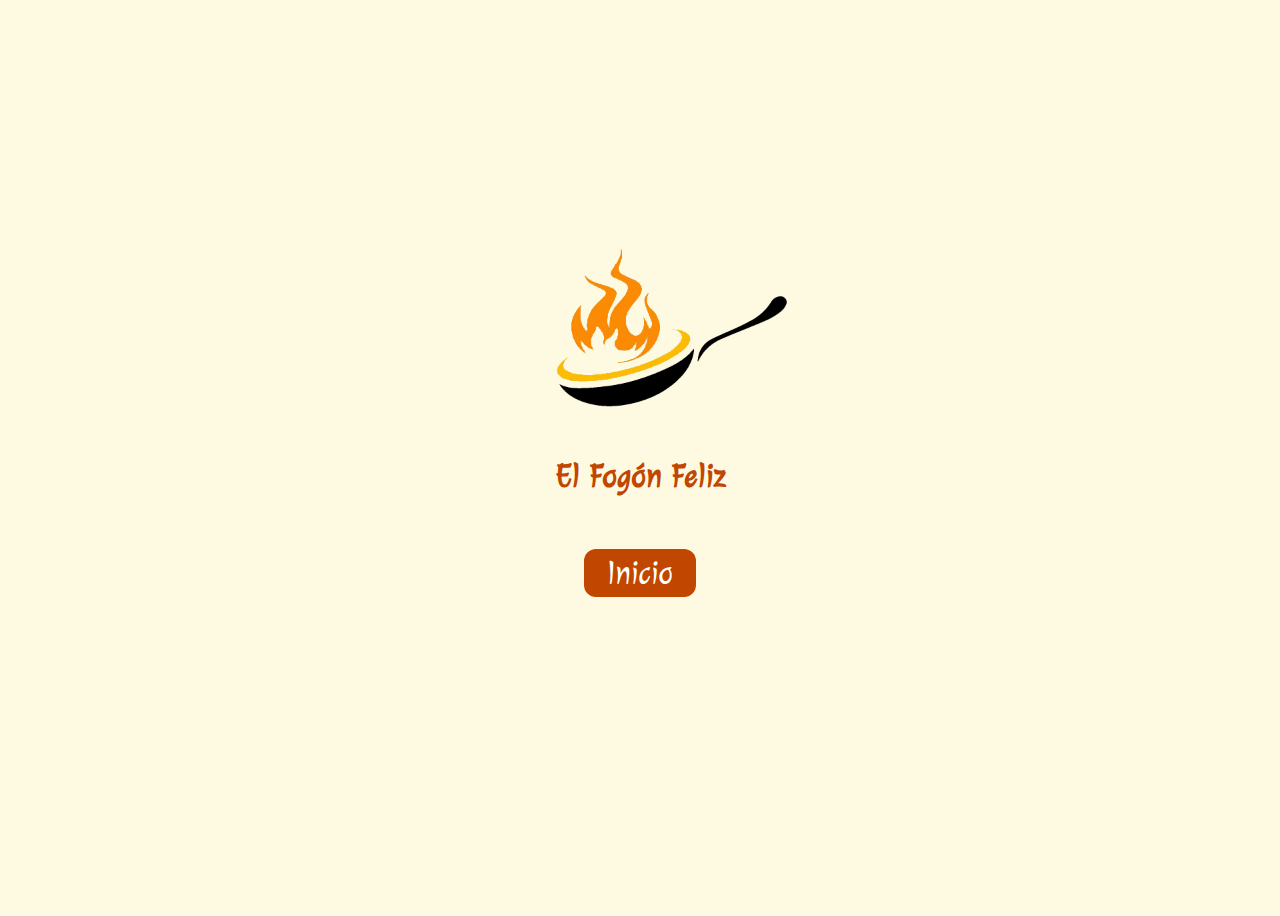
<file: index.html>
<!DOCTYPE html>
<html lang="en">
<head>
    <meta charset="UTF-8">
    <meta name="viewport" content="width=device-width, initial-scale=1.0">
    <link rel="preconnect" href="https://fonts.googleapis.com">
    <link rel="preconnect" href="https://fonts.gstatic.com" crossorigin>
    <link href="https://fonts.googleapis.com/css2?family=Jersey+20&family=Julee&display=swap" rel="stylesheet">
    <link rel="stylesheet" href="css/style.css">
    <title>El Fogón Feliz</title>
</head>
<body>
      <main class="container">
        <div class="container-principal">
            <img src="assets/img/logo_2.webp" alt="logo el fogon feliz" class="img-logo">
            <h1 class="titulo">El Fogón Feliz</h1>
            <a href="ingredientes.html" class="btn-enlace">
                <button type="submit" class="btn-inicio">Inicio</button>
            </a>
        </div>
    </main>
</body>
</html>
</file>
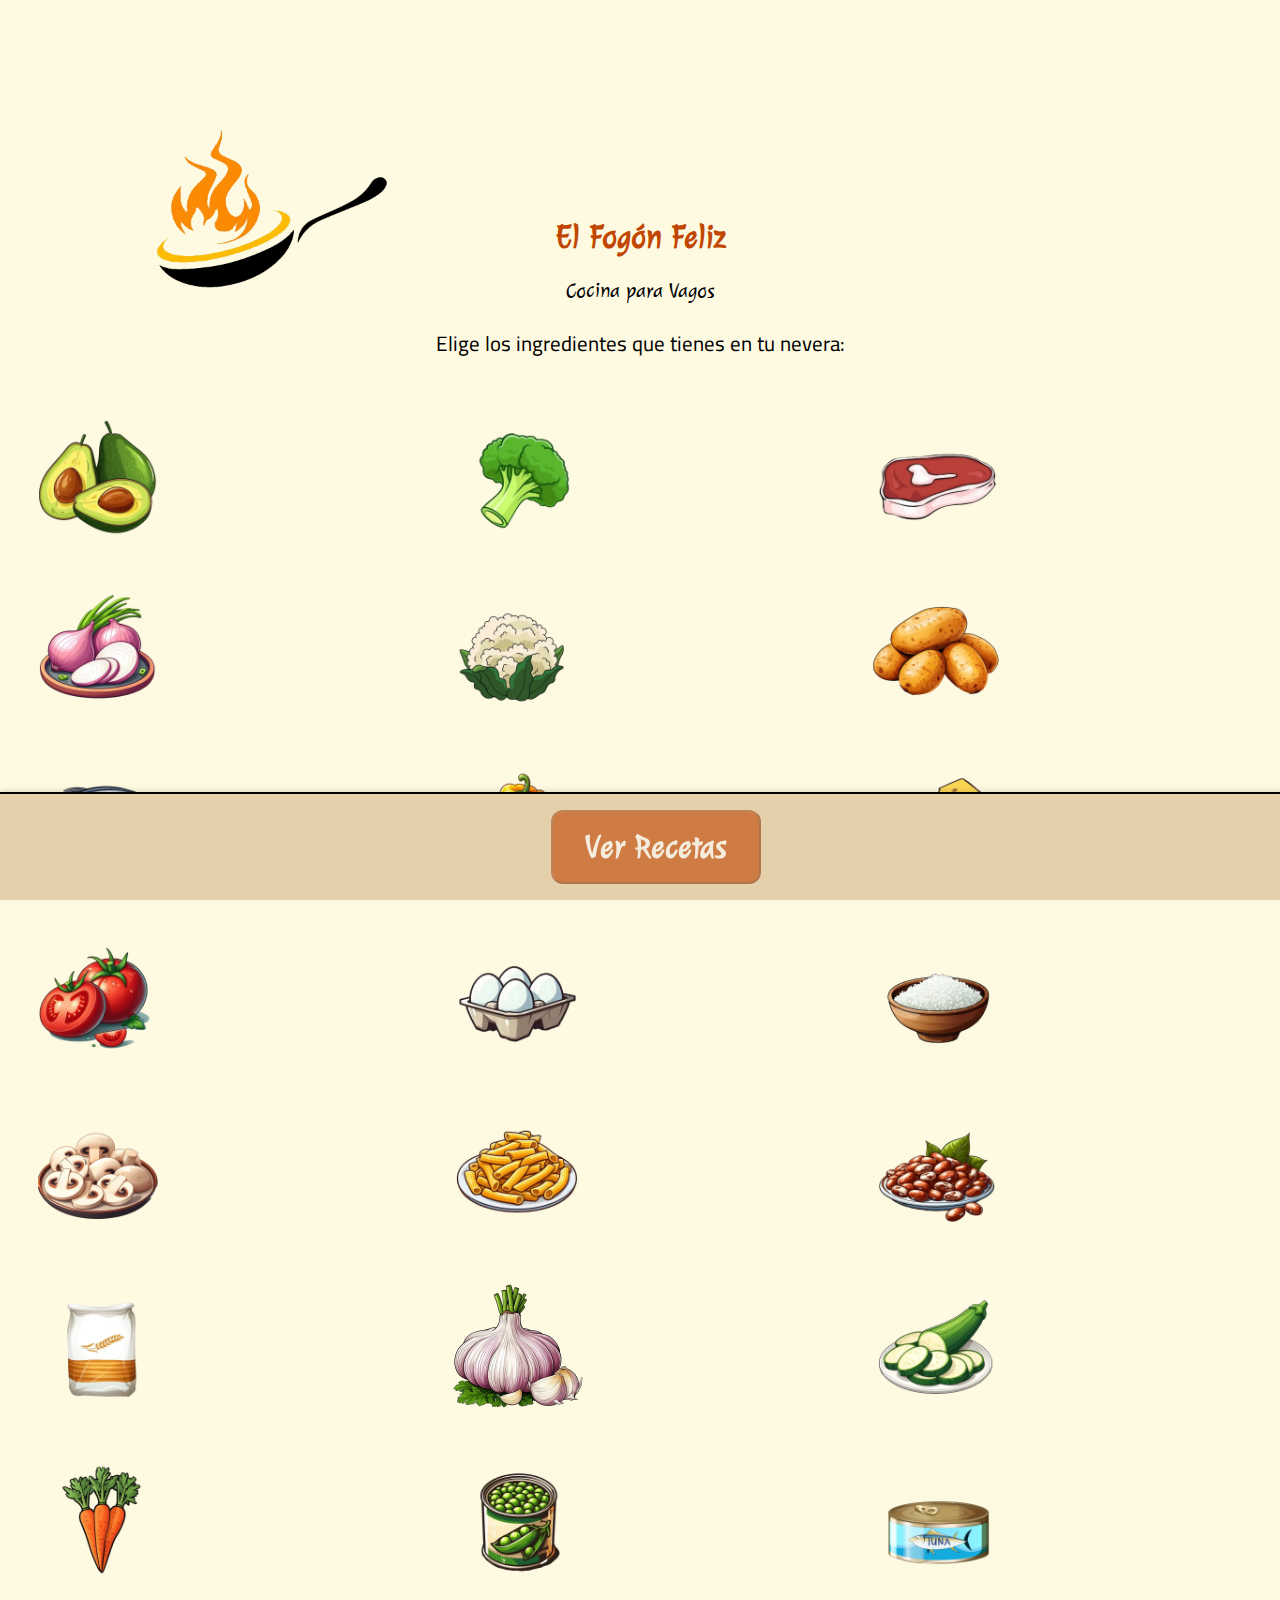
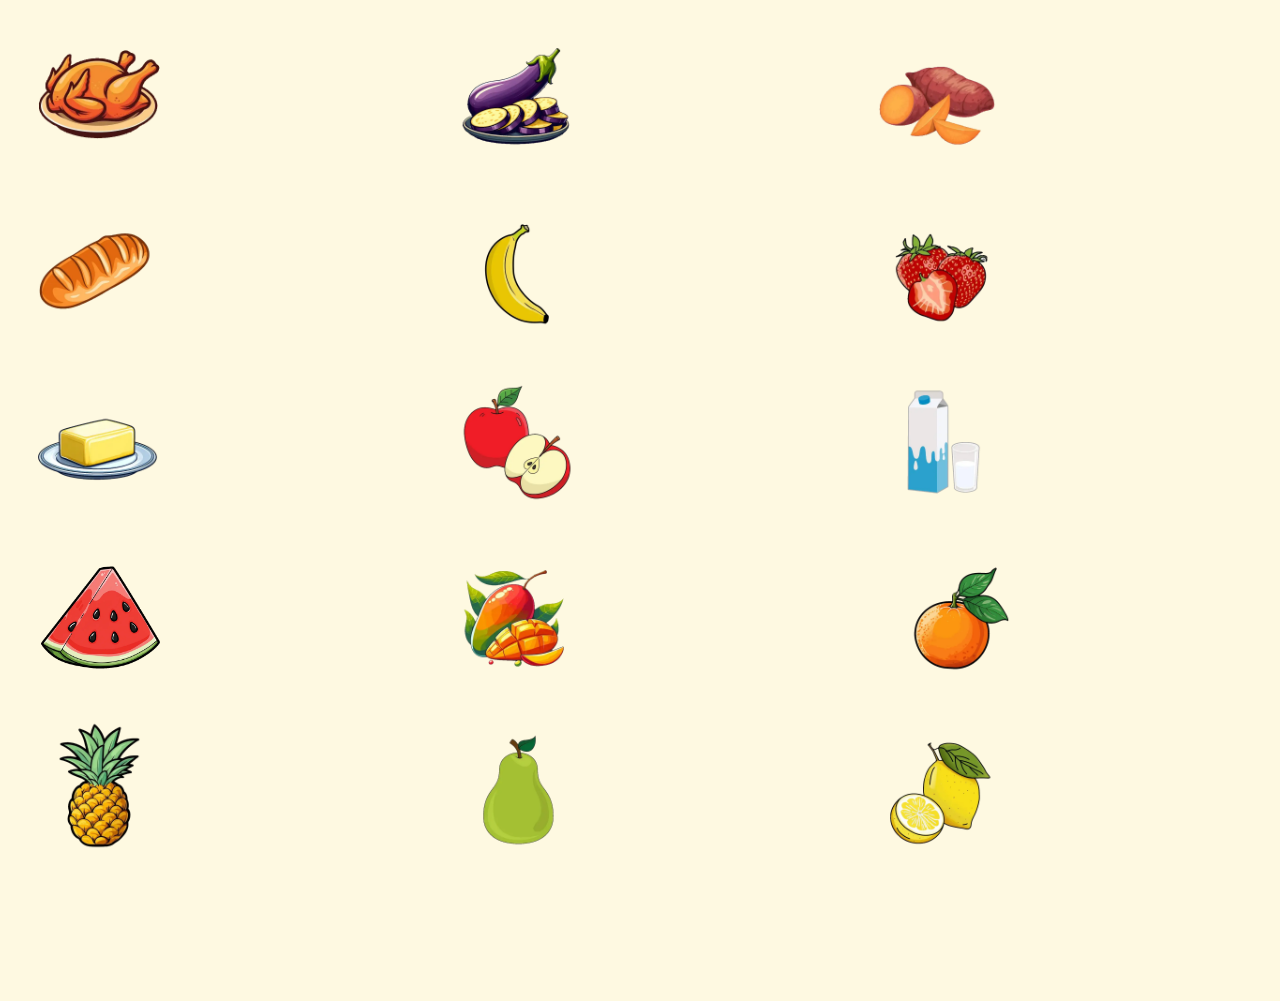
<file: ingredientes.html>
<!DOCTYPE html>
<html lang="en">
<head>
    <meta charset="UTF-8">
    <meta name="viewport" content="width=device-width, initial-scale=1.0">
    <link rel="preconnect" href="https://fonts.gstatic.com" crossorigin>
    <link href="https://fonts.googleapis.com/css2?family=Jersey+20&family=Julee&display=swap" rel="stylesheet">
    <link rel="preconnect" href="https://fonts.googleapis.com">
    <link rel="preconnect" href="https://fonts.gstatic.com" crossorigin>
    <link href="https://fonts.googleapis.com/css2?family=Cairo:wght@200..1000&family=Jersey+20&family=Julee&display=swap" rel="stylesheet">
    <link rel="stylesheet" href="css/style.css">
    <title>ingredientes</title>
</head>
<body>
    <main class="container-ingredientes">
        <div class="header">
            <img src="assets/img/logo_2.webp" alt="Logo el Fogón Feliz" class="img-logo">
            <h1 class="titulo">El Fogón Feliz</h1>
            <p class="subtitulo">Cocina para Vagos</p>
        </div>

        <!-- Los ingredientes -->
        <section class="content-ingredientes">
            <h2 class="titulo-ingredientes">Elige los ingredientes que tienes en tu nevera:</h2>
            <div class="grid-ingredientes" id="grid-ingredientes-container"></div>
        </section>

        <!-- Footer -->
        <section class="footer">
            <button type="submit" class="btn-recetas disabled" id="recetas">Ver Recetas</button>
        </section>
        <p id="aviso-ingredientes" class="aviso oculto">Ya has seleccionado el máximo de 5 ingredientes</p>

    </main>
    <script src="js/ingredientes.js"></script>
    <script src="js/recetas.js"></script>
</body>
</html>
</file>
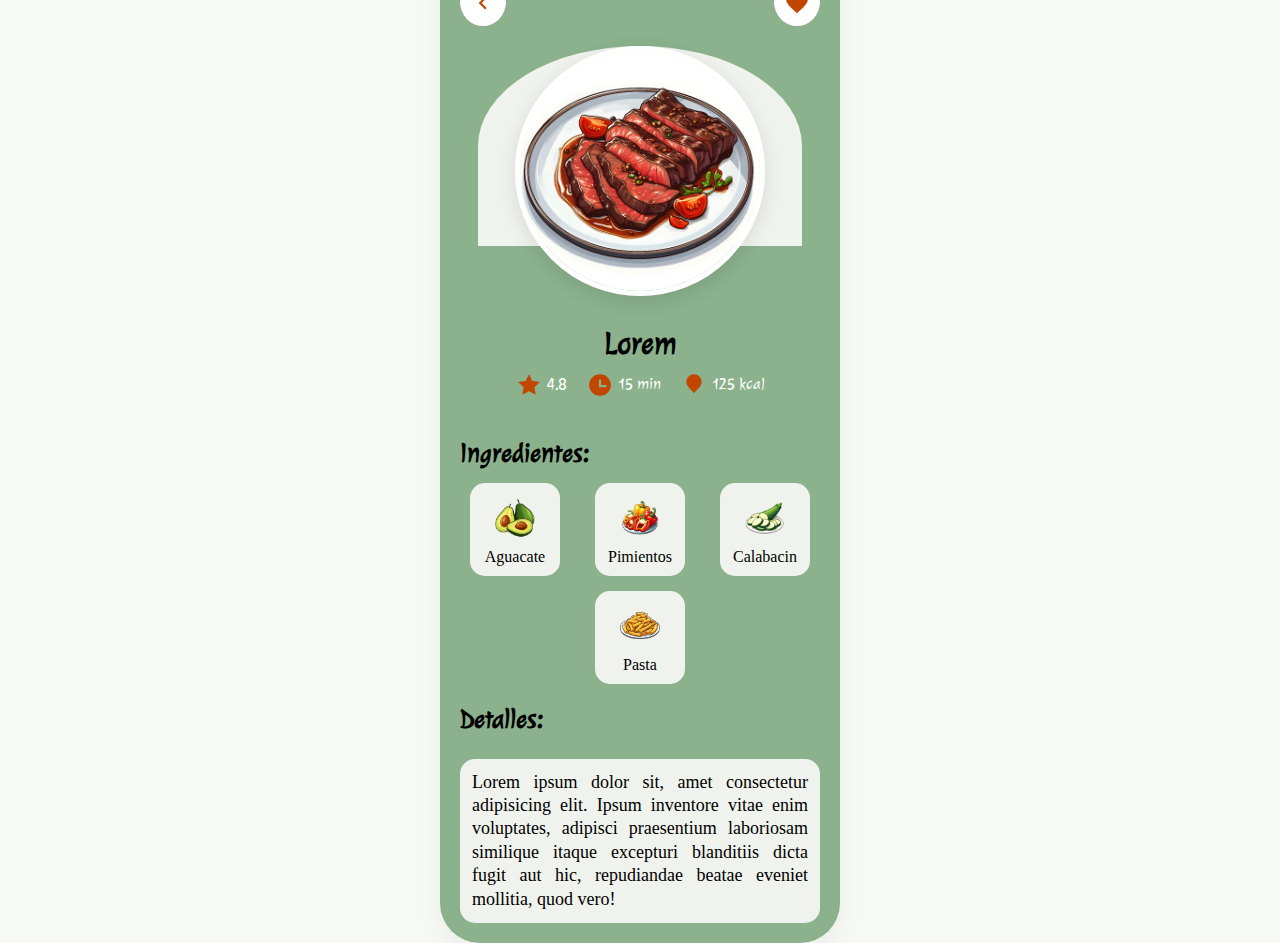
<file: preparacion.html>
<!DOCTYPE html>
<html lang="en">

<head>
    <meta charset="UTF-8">
    <meta name="viewport" content="width=device-width, initial-scale=1.0">
    <link href="https://fonts.googleapis.com/css2?family=Jersey+20&family=Julee&display=swap" rel="stylesheet">
    <link rel="preconnect" href="https://fonts.googleapis.com">
    <link rel="preconnect" href="https://fonts.gstatic.com" crossorigin>
    <link href="https://fonts.googleapis.com/css2?family=Cairo:wght@200..1000&family=Jersey+20&family=Julee&display=swap"rel="stylesheet">
    <link rel="stylesheet" href="css/preparacion.css">
    <title>Preparacion</title>
</head>

<body>
    <!-- header con la receta y los iconos de atras y favoritos -->
    <div class="receta-card">
        <div class="header">
            <span class="header-icon back-arrow">
                <svg class="icon" viewBox="0 0 24 24">
                    <path d="M15.41 7.41L14 6L8 12L14 18L15.41 16.59L10.83 12L15.41 7.41Z" />
                </svg>
            </span>
            <span class="header-icon heart">
                <svg class="icon" viewBox="0 0 24 24">
                    <path
                        d="M12 21.35L10.55 20.03C5.4 15.36 2 12.28 2 8.5C2 5.42 4.42 3 7.5 3C9.24 3 10.91 3.81 12 5.09C13.09 3.81 14.76 3 16.5 3C19.58 3 22 5.42 22 8.5C22 12.28 18.6 15.36 13.45 20.03L12 21.35Z" />
                </svg>
            </span>
        </div>

        <div class="imagen-container">
            <div class="bg-shape"></div>
            <img class="receta-imagen" src="./assets/img/comida_2.jpg" alt="Shrimp and greens soba">
        </div>

        <h1 class="receta-titulo">Lorem</h1>

        <!-- informacion de la receta -->
        <div class="info-bar">
            <div class="info-item">
                <svg class="icon" viewBox="0 0 24 24">
                    <path
                        d="M12 2L15.09 8.26L22 9.27L17 14.14L18.18 21.02L12 17.77L5.82 21.02L7 14.14L2 9.27L8.91 8.26L12 2Z" />
                </svg>
                <span>4.8</span>
            </div>
            <div class="info-item">
                <svg class="icon" viewBox="0 0 24 24">
                    <path
                        d="M12 2C6.48 2 2 6.48 2 12C2 17.52 6.48 22 12 22C17.52 22 22 17.52 22 12C22 6.48 17.52 2 12 2ZM13 12H18V14H11V7H13V12Z" />
                </svg>
                <span>15 min</span>
            </div>
            <div class="info-item">
                <svg class="icon" viewBox="0 0 24 24">
                    <path
                        d="M12 2C8.13 2 5 5.13 5 9C5 12.04 6.64 13.97 9.1 16.32L12 19.34L14.9 16.32C17.36 13.97 19 12.04 19 9C19 5.13 15.87 2 12 2Z" />
                </svg>
                <span>125 kcal</span>
            </div>
        </div>

        <!-- ingredientes -->

        <h2 class="section-titulo">Ingredientes:</h2>
        <div class="ingrediente-list">
            <div class="ingrediente-item">
                <img class="ingrediente-imagen" src="./assets/img/aguacate.webp" alt="Aguacate">
                <span class="ingrediente-nombre">Aguacate</span>
            </div>
            <div class="ingrediente-item">
                <img class="ingrediente-imagen" src="./assets/img/pimientos.webp" alt="Pimientos">
                <span class="ingrediente-nombre">Pimientos</span>
            </div>
            <div class="ingrediente-item">
                <img class="ingrediente-imagen" src="./assets/img/calabacin.webp" alt="Calabacin">
                <span class="ingrediente-nombre">Calabacin</span>
            </div>
            <div class="ingrediente-item">
                <img class="ingrediente-imagen" src="./assets/img/pasta.webp" alt="Pasta">
                <span class="ingrediente-nombre">Pasta</span>
            </div>
        </div>

        <h2 class="section-titulo">Detalles:</h2>
        <div class="detalles-box">
            <p class="detalles-texto">Lorem ipsum dolor sit, amet consectetur adipisicing elit. Ipsum inventore vitae enim voluptates, adipisci praesentium laboriosam similique itaque excepturi blanditiis dicta fugit aut hic, repudiandae beatae eveniet mollitia, quod vero!</p>
        </div>

    </div>
</body>
</html>
</file>
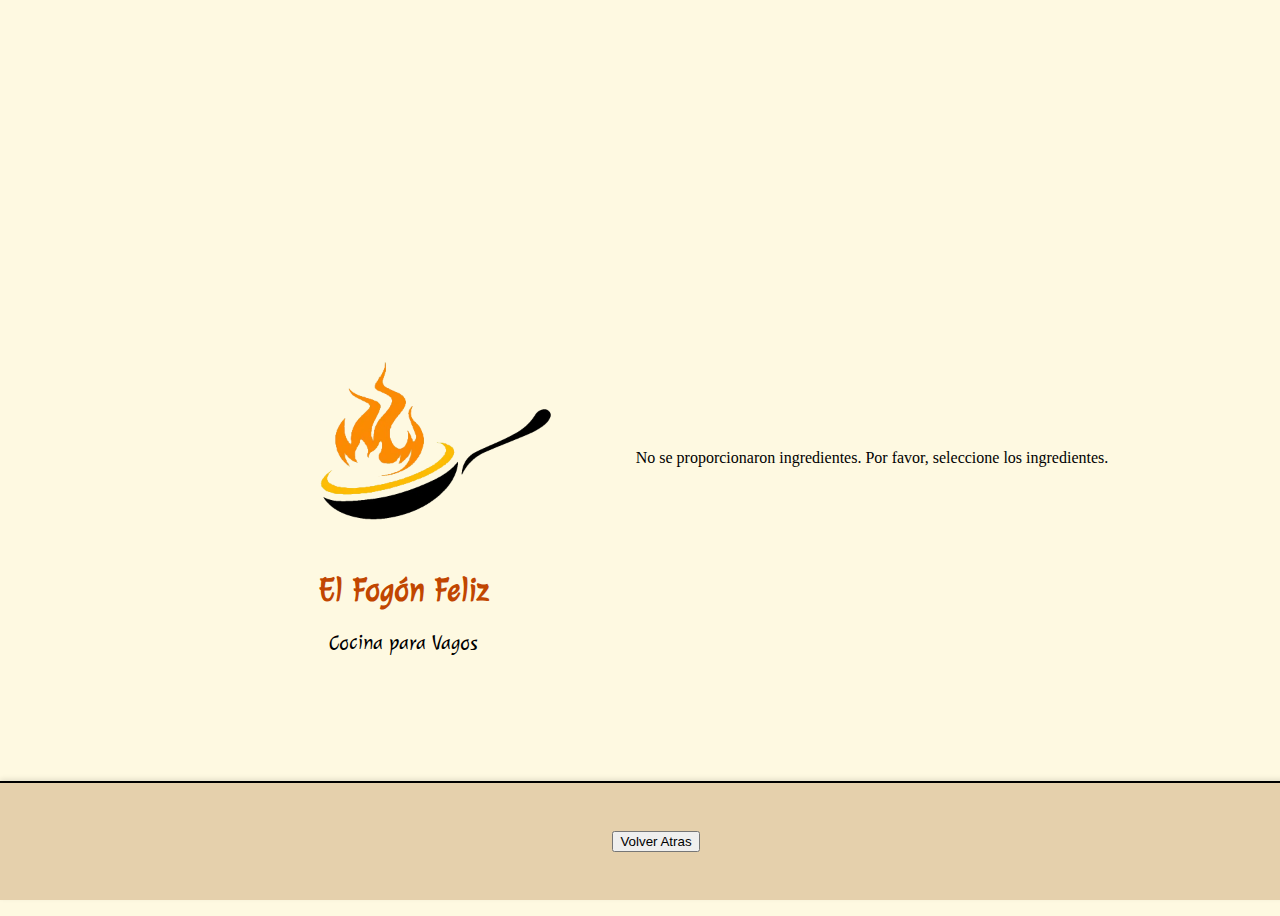
<file: recetas.html>
<!DOCTYPE html>
<html lang="en">
<head>
    <meta charset="UTF-8">
    <meta name="viewport" content="width=device-width, initial-scale=1.0">
    <link href="https://fonts.googleapis.com/css2?family=Jersey+20&family=Julee&display=swap" rel="stylesheet">
    <link rel="preconnect" href="https://fonts.googleapis.com">
    <link rel="preconnect" href="https://fonts.gstatic.com" crossorigin>
    <link href="https://fonts.googleapis.com/css2?family=Cairo:wght@200..1000&family=Jersey+20&family=Julee&display=swap"rel="stylesheet">
    <link rel="stylesheet" href="css/style.css">
    <title>Recetas</title>
</head>
<body>
    <main class="container">
         <div class="header">
            <img src="assets/img/logo_2.webp" alt="Logo el Fogón Feliz" class="img-logo">
            <h1 class="titulo">El Fogón Feliz</h1>
            <p class="subtitulo">Cocina para Vagos</p>
        </div>
        <section class="recetas-container" id="recetas-container"></section>
        <section class="footer">
            <a href="ingredientes.html" class="btn-enlace">
                <button type="submit" class="btn-atras" id="atras">Volver Atras</button>
            </a>
        </section>
    </main>
    <script src="js/recetas.js"></script>
</body>
</html>
</file>
<file: css/style.css>
/* * {
    margin: 0;
    box-sizing: border-box;
} */

body {

    background-color: #FEF9E1;
}

/* index.html logo y titulo  */
/* centra el contenido de la pantalla */
.container {
    display: flex;
    justify-content: center;
    align-items: center;
    width: 100%;
    height: 100vh;


}

/* centra el logo y el titulo */
.container-principal {
    display: flex;
    justify-content: center;
    align-items: center;
    flex-direction: column;
    margin-bottom: 10rem;
}

.img-logo {
    width: 100%;
    max-width: 400px;
    height: auto;
    display: block;
    margin-left: 4rem;
}

.titulo {
    font-family: "Julee", "cursive";
    font-size: 2rem;
    color: #C14600;
    text-align: center;
    margin-top: -15%;
    position: relative;
    z-index: 1;
}

.btn-enlace {
    margin: 2rem;
    border: none;

}


.btn-inicio {
    border: none;
    border-radius: 12px;
    background-color: #C14600;
    width: 7rem;
    height: 3rem;
    text-align: center;
    color: white;
    font-family: "Julee", "cursive";
    font-size: 2rem;

}


/* Estilos de la pantalla de los ingredientes */
.subtitulo {
    font-family: "Julee", "cursive";
    font-size: 1.3rem;
    color: black;
    text-align: center;
}

.titulo-ingredientes {
    font-family: "Cairo", sans-serif;
    font-size: 1.3rem;
    color: black;
    text-align: center;
    margin-top: 1.2rem;
    font-weight: 400;
}

.grid-ingredientes {
    display: grid;
    grid-template-columns: 1fr 1fr 1fr;
    grid-template-rows: auto;
    grid-gap: 10px;
    margin: 2rem 0.5rem 8rem 0.5rem;

}

.grid-ingredientes img {
    width: 100%;
    max-width: 150px;
    height: auto;
    padding: 7px;
    border-radius: 12px;
    cursor: pointer;
    transition: transform 0.2s ease-in-out;
}

.grid-ingredientes img:hover {
    transform: scale(1.06);
}

.grid-ingredientes img.seleccionado {
    border: 3px solid #C14600;
    filter: drop-shadow(0 0 5px rgba(193, 70, 0, 0.7));
}


.footer {
    display: flex;
    bottom: 0;
    left: 0;
    position: fixed;
    width: 100%;
    justify-content: center;
    align-items: center;
    background-color: #E5D0AC;
    padding: 1rem;
    border-top: 2px solid black;
    box-shadow: 0 -2px 5px rgba(0, 0, 0, 0.1);
}

.btn-recetas {
    color: white;
    background-color: #C14600;
    border-radius: 12px;
    padding: 1rem 2rem;
    font-family: "Julee", "cursive";
    font-size: 2rem;
    font-weight: bold;
    text-align: center;
    cursor: pointer;
    transition: background-color 0.3s ease;
    display: flex;
    justify-content: center;
    align-items: center;
}

.nav-enlace {
    background: none;
}

.disabled {
    opacity: 0.6;
    cursor: not-allowed;
}

.seleccionado {
    background-color: #FF9D23;

}

.oculto {
    display: none;
    background-color: rgb(14, 12, 12);
    font-size: 120px;
}

.aviso {
    position: fixed;
    text-align: center;
    background-color: #C14600;
    color: white;
    bottom: 120px;
    left: 50%;
    z-index: 100;
    transform: translateX(-50%);
    transition: opacity 0.5s ease;
    font-family: "Cairo", sans-serif;
    font-size: 1.2rem;
    border-radius: 8px;

}
</file>
<file: css/preparacion.css>
*{
    box-sizing: border-box;
    margin: 0;
    padding: 0;
}

body {
    background-color: #f7f9f5;
    display: flex;
    justify-content: center;
    align-items: center;
    height: 100vh;
    margin: 0;
    padding: 10px;
}
  

.receta-card {
    background-color: #8bb18d;
    border-radius: 40px;
    box-shadow: 0 10px 30px rgba(0, 0, 0, 0.05);
    max-width: 400px;
    width: 100%;
    padding: 20px;
    /* margin-top: 10px; */
    display: flex;
    flex-direction: column;
    align-items: center;
    justify-content: center;
    text-align: center;
}

.header {
    width: 100%;
    display: flex;
    justify-content: space-between;
    align-items: center;
    margin-bottom: 20px;
}

.header-icon {
    font-size: 24px;
    background-color: #ffffff;
    padding: 10px;
    border-radius: 100%;
    cursor: pointer;
    
}




/* Iconos con SVG en línea */
.icon {
    display: inline-block;
    width: 26px;
    height: 26px;
    fill: #C14600;
    vertical-align: middle;
}

.fa-utensils{
    color: #C14600;
    display: inline-block;
    width: 26px;
    height: 26px;
    vertical-align: middle;
}

.imagen-container {
    width: 100%;
    display: flex;
    justify-content: center;
    position: relative;
    margin-bottom: 20px;
}

.imagen-container .bg-shape {
    background-color: #f0f3ed;
    width: 90%;
    height: 200px;
    border-radius: 50% / 100px 100px 0 0;
    position: absolute;
    top: 0;
    z-index: 1;
}

.receta-imagen {
    width: 250px;
    height: 250px;
    object-fit: cover;
    border-radius: 50%;
    border: 5px solid #fff;
    box-shadow: 0 5px 20px rgba(0, 0, 0, 0.1);
    position: relative;
    z-index: 2;
}

.receta-titulo {
    font-size: 30px;
    font-weight: 600;
    color: #000000;
    margin: 10px 0;
    font-family: "Julee", "cursive";
}



.info-bar {
    display: flex;
    justify-content: center;
    align-items: center;
    gap: 20px;
    font-size: 16px;
    color: #ffffff;
    margin-bottom: 20px;
    font-family: "Julee", "cursive";
}

.info-item {
    display: flex;
    align-items: center;
    gap: 5px;
}

.section-titulo {
    font-size: 26px;
    font-weight: 600;
    color: #000000;
    text-align: left;
    width: 100%;
    margin: 20px 0 15px;
    font-family: "Julee", "cursive";
}

.ingrediente-list {
    display: flex;
    justify-content: space-around;
    width: 100%;
    gap: 15px;
    flex-wrap: wrap;
}

.ingrediente-item {
    display: flex;
    flex-direction: column;
    align-items: center;
    text-align: center;
    background-color: #f0f3ed;
    border-radius: 15px;
    padding: 10px;
    width: calc(25% - 15px);
    min-width: 90px;
}

.ingrediente-imagen {
    width: 50px;
    height: 50px;
    object-fit: contain;
    border-radius: 10px;
}

.ingrediente-nombre {
    font-size: 16px;
    color: #000000;
    margin-top: 5px;
}

.detalles-box {
    background-color: #f0f3ed;
    border-radius: 15px;
    padding: 12px;
    margin-top:10px;
}

.detalles-texto {
    font-size: 18px;
    line-height: 1.3;
    color: #000000;
    text-align: justify;
    padding: 0;
    margin: 0;
   
}
</file>
